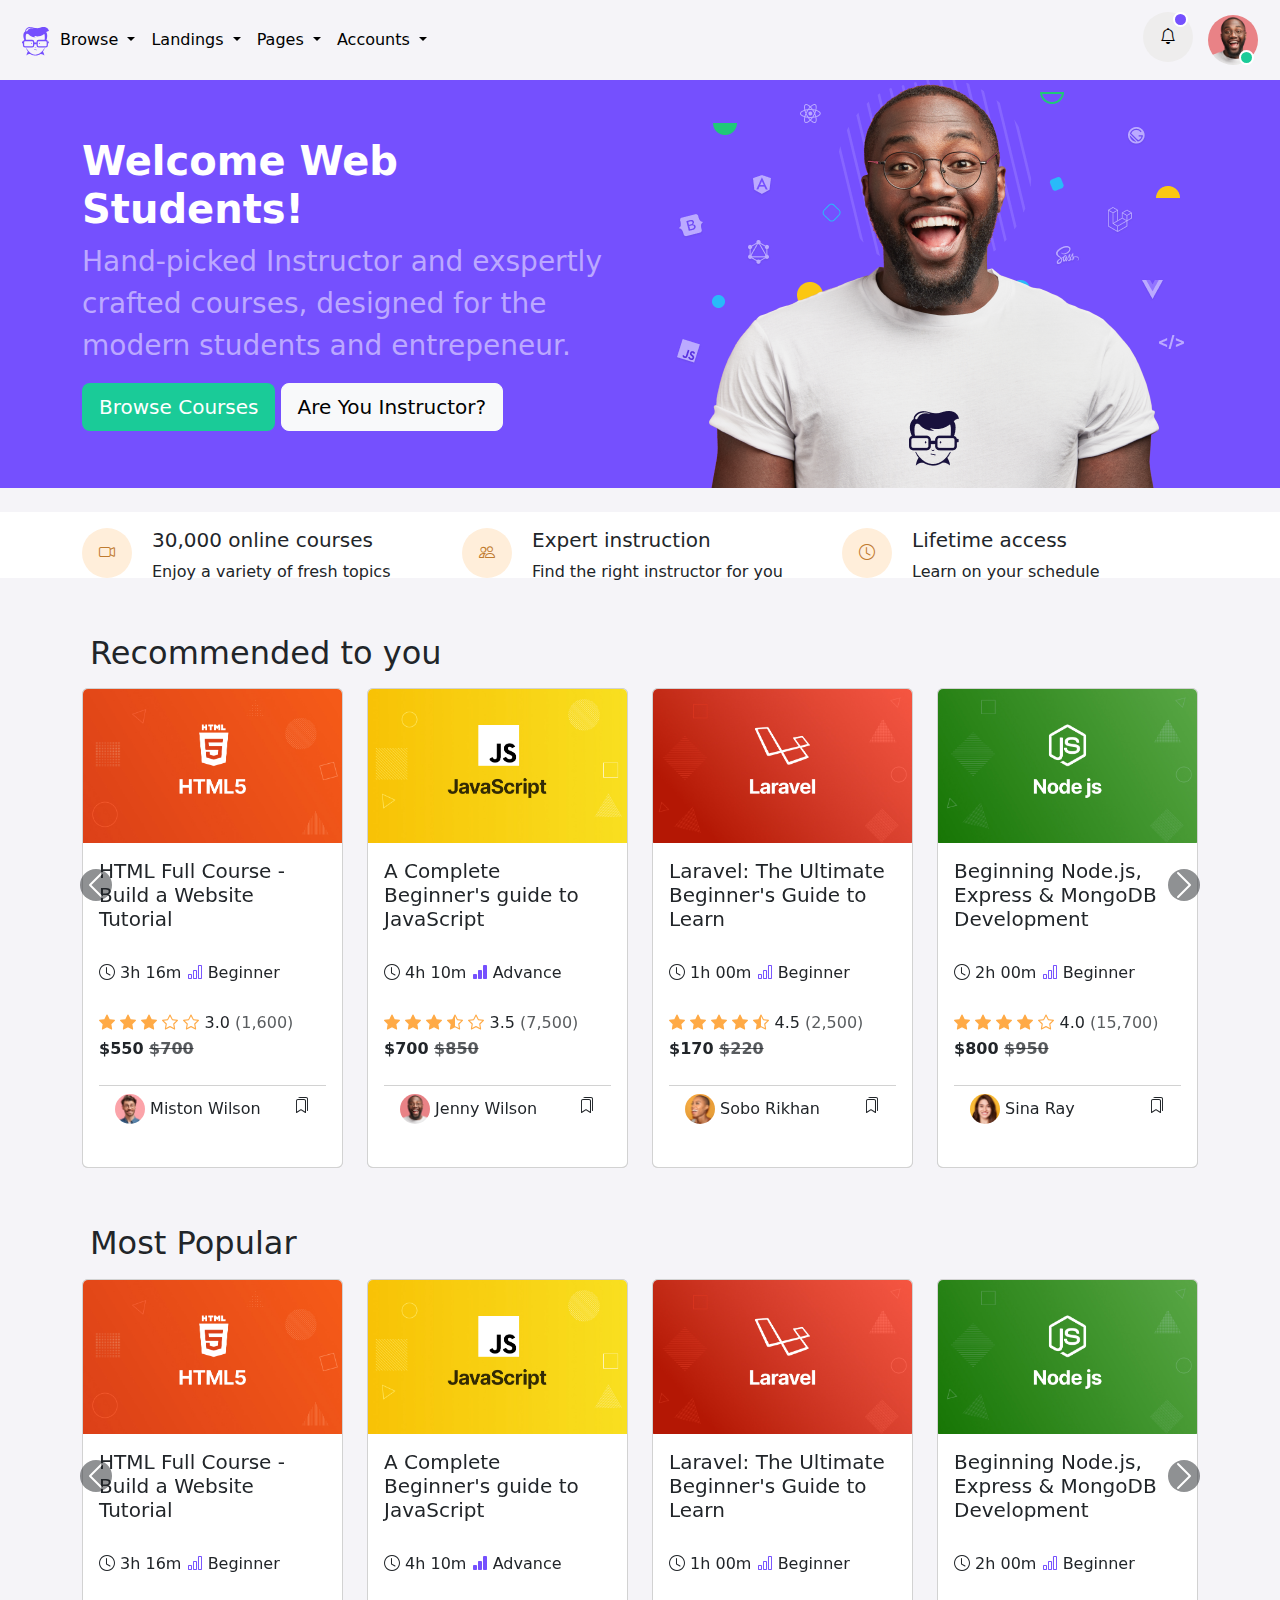
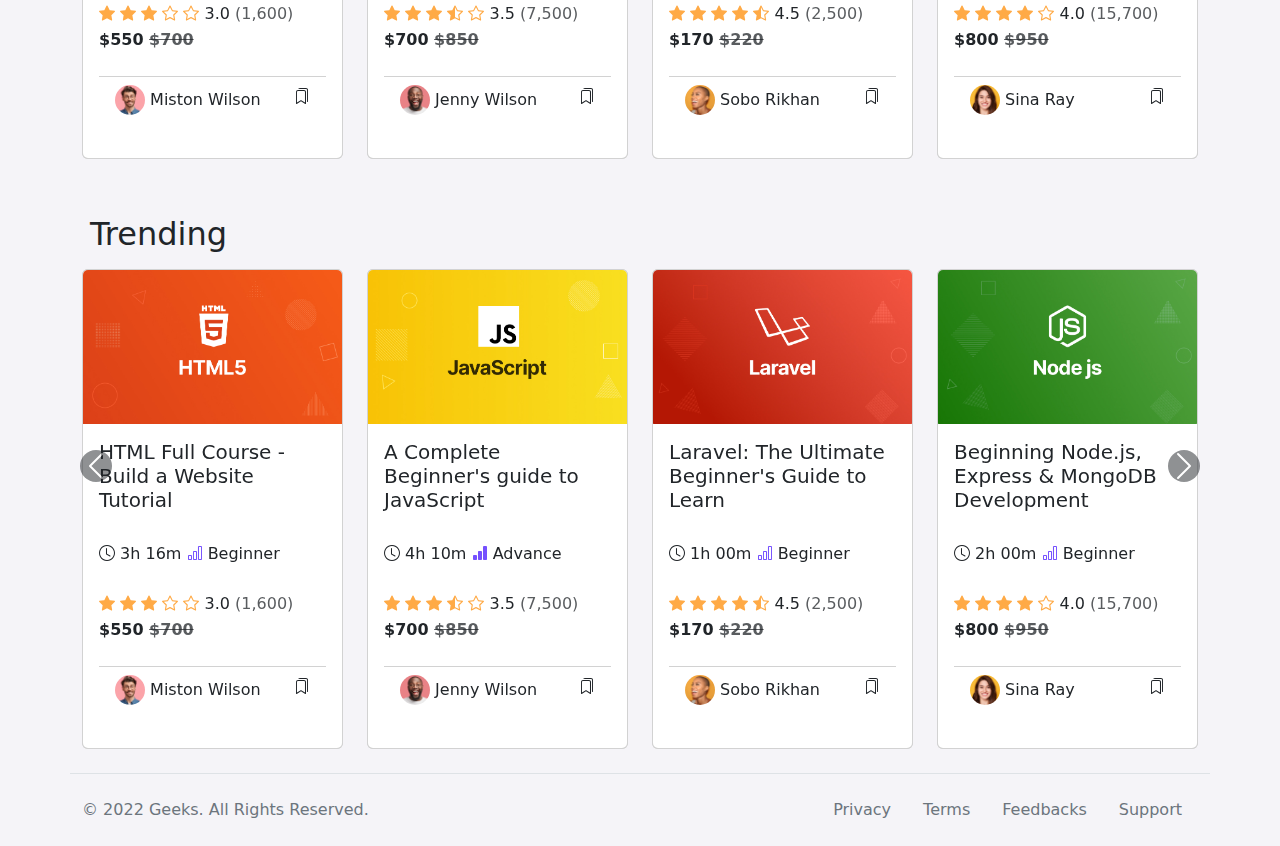
<file: index.html>
<!DOCTYPE html>
<htm l lang="en">

<head>
    <meta charset="UTF-8">
    <meta name="viewport" content="width=device-width, initial-scale=1.0">
    <meta name="description" content="Welcome Web Students">
    <meta name="keywords" content="HTML, CSS, JavaScript">
    <meta name="author" content="Gianluca Chiaravalloti">

    <!-- Link Icons Bootstrap -->
    <link rel="stylesheet" href="https://cdn.jsdelivr.net/npm/bootstrap-icons@1.11.3/font/bootstrap-icons.min.css">

    <!-- CSS Framework Bootstrap -->
    <link href="https://cdn.jsdelivr.net/npm/bootstrap@5.3.3/dist/css/bootstrap.min.css" rel="stylesheet"
        integrity="sha384-QWTKZyjpPEjISv5WaRU9OFeRpok6YctnYmDr5pNlyT2bRjXh0JMhjY6hW+ALEwIH" crossorigin="anonymous">

    <!-- CSS Custom -->
    <link rel="stylesheet" href="./css/style.css">

    <title>Welcome Web Students</title>
</head>

<body>
    <!-- Navbar -->
    <div class="container-fluid">
        <nav class="navbar navbar-expand-lg">
            <!-- Logo aziendale -->
            <a class="navbar-brand me-auto" href="index.html">
                <img class="logo" src="./assets/logo.svg" alt="logo travel">
            </a>
            <div class="offcanvas offcanvas-end" tabindex="-1" id="offcanvasNavbar"
                aria-labelledby="offcanvasNavbarLabel">
                <div class="offcanvas-header">
                    <h5 class="offcanvas-title" id="offcanvasNavbarLabel">Welcome Web Students</h5>
                    <button type="button" class="btn-close" data-bs-dismiss="offcanvas" aria-label="Close"></button>
                </div>
                <!-- Menù principale -->
                <div class="offcanvas-body text-center">
                    <ul class="navbar-nav justify-content-left flex-grow-1 pe-3">
                        <li class="nav-item dropdown">
                            <a class="nav-link dropdown-toggle" href="#" role="button" data-bs-toggle="dropdown"
                                aria-expanded="false">
                                Browse
                            </a>
                            <ul class="dropdown-menu">
                                <li><a class="dropdown-item" href="#">Action</a></li>
                                <li><a class="dropdown-item" href="#">Another action</a></li>
                                <li>
                                    <hr class="dropdown-divider">
                                </li>
                                <li><a class="dropdown-item" href="#">Something else here</a></li>
                            </ul>
                        </li>
                        <li class="nav-item dropdown">
                            <a class="nav-link dropdown-toggle" href="#" role="button" data-bs-toggle="dropdown"
                                aria-expanded="false">
                                Landings
                            </a>
                            <ul class="dropdown-menu">
                                <li><a class="dropdown-item" href="#">Action</a></li>
                                <li><a class="dropdown-item" href="#">Another action</a></li>
                                <li>
                                    <hr class="dropdown-divider">
                                </li>
                                <li><a class="dropdown-item" href="#">Something else here</a></li>
                            </ul>
                        </li>
                        <li class="nav-item dropdown">
                            <a class="nav-link dropdown-toggle" href="#" role="button" data-bs-toggle="dropdown"
                                aria-expanded="false">
                                Pages
                            </a>
                            <ul class="dropdown-menu">
                                <li><a class="dropdown-item" href="#">Action</a></li>
                                <li><a class="dropdown-item" href="#">Another action</a></li>
                                <li>
                                    <hr class="dropdown-divider">
                                </li>
                                <li><a class="dropdown-item" href="#">Something else here</a></li>
                            </ul>
                        </li>
                        <li class="nav-item dropdown">
                            <a class="nav-link dropdown-toggle" href="#" role="button" data-bs-toggle="dropdown"
                                aria-expanded="false">
                                Accounts
                            </a>
                            <ul class="dropdown-menu">
                                <li><a class="dropdown-item" href="#">Action</a></li>
                                <li><a class="dropdown-item" href="#">Another action</a></li>
                                <li>
                                    <hr class="dropdown-divider">
                                </li>
                                <li><a class="dropdown-item" href="#">Something else here</a></li>
                            </ul>
                        </li>
                    </ul>
                </div>
            </div>
            <div class="message">
                <div class="message-user d-inline-flex align-items-center justify-content-center">
                    <i class="bi bi-bell"></i>
                </div>
                <div class="message-active"></div>
            </div>

            <!-- Menu user -->
            <li class="nav-item dropdown">
                <a class="nav-link" href="#" role="button" data-bs-toggle="dropdown" aria-expanded="true">
                    <div class="image-user">
                        <div class="user-active"></div>
                        <img class="user" src="./assets/avatar-1.jpg" alt="User">
                    </div>
                </a>
                <ul class="dropdown-menu user-menu">
                    <li>
                        <div class="d-flex">
                            <div class="image-user">
                                <div class="user-active"></div>
                                <img class="user" src="./assets/avatar-1.jpg" alt="User">
                            </div>
                            <p>Annette Black <span>annette@geeksui.com</span></p>
                        </div>
                    </li>
                    <li>
                        <hr class="dropdown-divider">
                    </li>
                    <li><a class="dropdown-item" href="#">
                            <i class="bi bi-person"></i> Profile
                        </a>
                    </li>
                    <li><a class="dropdown-item" href="#">
                            <i class="bi bi-star"></i> Subscription
                        </a>
                    </li>
                    <li><a class="dropdown-item" href="#">
                            <i class="bi bi-gear"></i> Settings
                        </a>
                    </li>
                    <li>
                        <hr class="dropdown-divider">
                    </li>
                    <li><a class="dropdown-item" href="#">
                            <i class="bi bi-power"></i> Sign Out
                        </a>
                    </li>
                </ul>
            </li>
            <button class="navbar-toggler" type="button" data-bs-toggle="offcanvas" data-bs-target="#offcanvasNavbar"
                aria-controls="offcanvasNavbar" aria-label="Toggle navigation">
                <span class="navbar-toggler-icon"></span>
            </button>
        </nav>
    </div>
    <!-- End Navbar -->

    <!-- Section Hero -->
    <div class="container-fluid section-hero">
        <div class="container">
            <div class="row">
                <div class="col-sm-12 col-md-12 col-lg-6 welcome my-auto mx-auto">
                    <h1 class="fw-bold">Welcome Web Students!</h1>
                    <p class="col fs-3">Hand-picked Instructor and exspertly crafted courses, designed for the modern
                        students and entrepeneur.
                    </p>
                    <button class="btn btn-green btn-lg" type="button">Browse Courses</button>
                    <button class="btn btn-light btn-lg" type="button">Are You Instructor?</button>
                </div>
                <div class="col-sm-12 col-md-12 col-lg-6">
                    <img src="./assets/hero-img.png" alt="Hero Image">
                </div>
            </div>
        </div>
    </div>
    <!-- End Section Hero -->

    <!-- Section Info -->
    <div class="container-fluid info-hero">
        <div class="container">
            <div class="row mt-4 gy-3">
                <div class="col-sm-12 col-md-12 col-lg-4 d-flex">
                    <div class="icon-hero d-inline-flex align-items-center justify-content-center">
                        <i class="bi bi-camera-video"></i>
                    </div>
                    <div class="info">
                        <h5>30,000 online courses</h5>
                        <p>Enjoy a variety of fresh topics</p>
                    </div>
                </div>

                <div class="col-sm-12 col-md-12 col-lg-4 d-flex">
                    <div class="icon-hero d-inline-flex align-items-center justify-content-center">
                        <i class="bi bi-people"></i>
                    </div>
                    <div class="info">
                        <h5>Expert instruction</h5>
                        <p>Find the right instructor for you</p>
                    </div>
                </div>

                <div class="col-sm-12 col-md-12 col-lg-4 d-flex">
                    <div class="icon-hero d-inline-flex align-items-center justify-content-center">
                        <i class="bi bi-clock"></i>
                    </div>
                    <div class="info">
                        <h5>Lifetime access</h5>
                        <p>Learn on your schedule</p>
                    </div>
                </div>
            </div>
        </div>
    </div>
    <!-- End Section Info -->

    <!-- Content Section Card -->
    <div class="section-card">
        <!-- Section Group Carousel First Card -->
        <div id="carouselGroupFirstCard" class="carousel slide mt-4">
            <div class="carousel-inner">
                <!-- Card group n. 1 active -->
                <div class="container mt-4">
                    <h2 class="p-2">Recommended to you</h2>
                    <div class="carousel-item active">
                        <div class="row row-cols-2 row-cols-md-3 row-cols-lg-4 position-relative">
                            
                            <!-- card n. 1 -->
                            <div class="col">
                                <div class="card">
                                    <img src="./assets/course-angular.jpg" class="card-img-top" alt="Image course angular">
                                    <!-- Content Card -->
                                    <div class="card-body">
                                        <h5 class="card-title">Angular: introduction to angular for beginners</h5>
                                        <div class="d-flex flex-wrap">
                                            <p class="card-text mt-4"><i class="bi bi-clock mt-2"></i>
                                                <span class="mr-2">2h 40m</span>
                                                <i class="bi bi-bar-chart"></i>
                                                <span class="mr-2">Beginner</span>
                                            </p>
                                        </div>
                                        <div class="d-flex flex-wrap">
                                            <p class="card-text mt-4">
                                                <i class="bi bi-star-fill"></i>
                                                <i class="bi bi-star-fill"></i>
                                                <i class="bi bi-star"></i>
                                                <i class="bi bi-star"></i>
                                                <i class="bi bi-star"></i>
                                                <span class="mr-2">2.0</span>
                                                <span class="text-body-secondary mt-2">(1,500)</span>                                            
                                            </p>
                                        </div>
                                        <p class="fw-bold">$500 <span class="text-body-secondary text-decoration-line-through">$600</span></p>
                                        <div class="d-flex justify-content-between align-content-center card-footer bg-white mt-4">
                                            <div class="font-sm">
                                                <img src="./assets/avatar-2.jpg" alt="Image April Noms">
                                                <span class="fs-sm">April Noms</span>
                                            </div>
                                            <div class="font-sm">
                                                <i class="bi bi-bookmarks"></i>
                                            </div>
                                        </div>
                                    </div>
                                </div>
                            </div>
                            
                            <!-- card n. 2 -->
                            <div class="col">
                                <div class="card">
                                    <img src="/assets/course-css.jpg" class="card-img-top" alt="Image couse css">
                                    <!-- Content Card -->
                                    <div class="card-body">
                                        <h5 class="card-title">CSS: introduction to CSS3 for beginners</h5>
                                        <div class="d-flex flex-wrap">
                                            <p class="card-text mt-4"><i class="bi bi-clock mt-2"></i>
                                                <span class="mr-2">2h 40m</span>
                                                <i class="bi bi-bar-chart"></i>
                                                <span class="mr-2">Beginner</span>
                                            </p>
                                        </div>
                                        <div class="d-flex flex-wrap">
                                            <p class="card-text mt-4">
                                                <i class="bi bi-star-fill"></i>
                                                <i class="bi bi-star-fill"></i>
                                                <i class="bi bi-star-half"></i>
                                                <i class="bi bi-star"></i>
                                                <i class="bi bi-star"></i>
                                                <span class="mr-2">2.5</span>
                                                <span class="text-body-secondary mt-2">(1,500)</span>                                            
                                            </p>
                                        </div>
                                        <p class="fw-bold">$500 <span class="text-body-secondary text-decoration-line-through">$600</span></p>
                                        <div class="d-flex justify-content-between align-content-center card-footer bg-white mt-4">
                                            <div class="font-sm">
                                                <img src="./assets/avatar-4.jpg" alt="Image Miston Wilson">
                                                <span class="fs-6">Miston Wilson</span>
                                            </div>
                                            <div class="font-sm">
                                                <i class="bi bi-bookmarks"></i>
                                            </div>
                                        </div>
                                    </div>
                                </div>
                            </div>
                            
                            <!-- card n. 3 -->
                            <div class="col">
                                <div class="card">
                                    <img src="/assets/course-gatsby.jpg" class="card-img-top" alt="Image couse gatsby">
                                    <!-- Content Card -->
                                    <div class="card-body">
                                        <h5 class="card-title">Revolutionize how you build the web</h5>
                                        <div class="d-flex flex-wrap">
                                            <p class="card-text mt-4"><i class="bi bi-clock mt-2"></i>
                                                <span class="mr-2">1h 46m</span>
                                                <i class="bi bi-bar-chart"></i>
                                                <span class="mr-2">Intermediate</span>
                                            </p>
                                        </div>
                                        <div class="d-flex flex-wrap">
                                            <p class="card-text mt-4">
                                                <i class="bi bi-star-fill"></i>
                                                <i class="bi bi-star-fill"></i>
                                                <i class="bi bi-star"></i>
                                                <i class="bi bi-star"></i>
                                                <i class="bi bi-star"></i>
                                                <span class="mr-2">2.0</span>
                                                <span class="text-body-secondary mt-2">(16,500)</span>                                            
                                            </p>
                                        </div>
                                        <p class="fw-bold">$800 <span class="text-body-secondary text-decoration-line-through">$850</span></p>
                                        <div class="d-flex justify-content-between align-content-center card-footer bg-white mt-4">
                                            <div class="font-sm">
                                                <img src="./assets/avatar-1.jpg" alt="Image Jenny Wilson">
                                                <span class="fs-6">Jenny Wilson</span>
                                            </div>
                                            <div class="font-sm">
                                                <i class="bi bi-bookmarks"></i>
                                            </div>
                                        </div>
                                    </div>
                                </div>
                            </div>

                            <!-- card n. 4 -->
                            <div class="col">
                                <div class="card">
                                    <img src="/assets/course-graphql.jpg" class="card-img-top" alt="Image couse graphql">
                                    <!-- Content Card -->
                                    <div class="card-body">
                                        <h5 class="card-title">GraphQL: introduction to graphQL for beginners</h5>
                                        <div class="d-flex flex-wrap">
                                            <p class="card-text mt-4"><i class="bi bi-clock mt-2"></i>
                                                <span class="mr-2">2h 40m</span>
                                                <i class="bi bi-bar-chart"></i>
                                                <span class="mr-2">Beginner</span>
                                            </p>
                                        </div>
                                        <div class="d-flex flex-wrap">
                                            <p class="card-text mt-4">
                                                <i class="bi bi-star-fill"></i>
                                                <i class="bi bi-star-fill"></i>
                                                <i class="bi bi-star-half"></i>
                                                <i class="bi bi-star"></i>
                                                <i class="bi bi-star"></i>
                                                <span class="mr-2">2.5</span>
                                                <span class="text-body-secondary mt-2">(1,500)</span>                                            
                                            </p>
                                        </div>
                                        <p class="fw-bold">$500 <span class="text-body-secondary text-decoration-line-through">$600</span></p>
                                        <div class="d-flex justify-content-between align-content-center card-footer bg-white mt-4">
                                            <div class="font-sm">
                                                <img src="./assets/avatar-5.jpg" alt="Image Brooklyn Simmons">
                                                <span class="fs-6">Brooklyn Simmons</span>
                                            </div>
                                            <div class="font-sm">
                                                <i class="bi bi-bookmarks"></i>
                                            </div>
                                        </div>
                                    </div>
                                </div>
                            </div>
                        </div>
                    </div>
                    
                    <!-- Card group n . 2 -->
                    <div class="carousel-item active">
                        <div class="row row-cols-2 row-cols-md-3 row-cols-lg-4 position-relative">        
                            <!-- card n. 1 -->
                            <div class="col">
                                <div class="card">
                                    <img src="/assets/course-html.jpg" class="card-img-top" alt="Image couse html">
                                    <!-- Content Card -->
                                    <div class="card-body">
                                        <h5 class="card-title">HTML Full Course - Build a Website Tutorial</h5>
                                        <div class="d-flex flex-wrap">
                                            <p class="card-text mt-4"><i class="bi bi-clock mt-2"></i>
                                                <span class="mr-2">3h 16m</span>
                                                <i class="bi bi-bar-chart"></i>
                                                <span class="mr-2">Beginner</span>
                                            </p>
                                        </div>
                                        <div class="d-flex flex-wrap">
                                            <p class="card-text mt-4">
                                                <i class="bi bi-star-fill"></i>
                                                <i class="bi bi-star-fill"></i>
                                                <i class="bi bi-star-fill"></i>
                                                <i class="bi bi-star"></i>
                                                <i class="bi bi-star"></i>
                                                <span class="mr-2">3.0</span>
                                                <span class="text-body-secondary mt-2">(1,600)</span>                                            
                                            </p>
                                        </div>
                                        <p class="fw-bold">$550 <span class="text-body-secondary text-decoration-line-through">$700</span></p>
                                        <div class="d-flex justify-content-between align-content-center card-footer bg-white mt-4">
                                            <div class="font-sm">
                                                <img src="./assets/avatar-4.jpg" alt="Image Miston Wilson">
                                                <span class="fs-6">Miston Wilson</span>
                                            </div>
                                            <div class="font-sm">
                                                <i class="bi bi-bookmarks"></i>
                                            </div>
                                        </div>
                                    </div>
                                </div>
                            </div>
                            
                            <!-- card n. 2 -->
                            <div class="col">
                                <div class="card">
                                    <img src="/assets/course-javascript.jpg" class="card-img-top" alt="Image couse javascript">
                                    <!-- Content Card -->
                                    <div class="card-body">
                                        <h5 class="card-title">A Complete Beginner's guide to JavaScript</h5>
                                        <div class="d-flex flex-wrap">
                                            <p class="card-text mt-4"><i class="bi bi-clock mt-2"></i>
                                                <span class="mr-2">4h 10m</span>
                                                <i class="bi bi-bar-chart-fill"></i>
                                                <span class="mr-2">Advance</span>
                                            </p>
                                        </div>
                                        <div class="d-flex flex-wrap">
                                            <p class="card-text mt-4">
                                                <i class="bi bi-star-fill"></i>
                                                <i class="bi bi-star-fill"></i>
                                                <i class="bi bi-star-fill"></i>
                                                <i class="bi bi-star-half"></i>
                                                <i class="bi bi-star"></i>
                                                <span class="mr-2">3.5</span>
                                                <span class="text-body-secondary mt-2">(7,500)</span>                                            
                                            </p>
                                        </div>
                                        <p class="fw-bold">$700 <span class="text-body-secondary text-decoration-line-through">$850</span></p>
                                        <div class="d-flex justify-content-between align-content-center card-footer bg-white mt-4">
                                            <div class="font-sm">
                                                <img src="./assets/avatar-1.jpg" alt="Image Jenny Wilson">
                                                <span class="fs-6">Jenny Wilson</span>
                                            </div>
                                            <div class="font-sm">
                                                <i class="bi bi-bookmarks"></i>
                                            </div>
                                        </div>
                                    </div>
                                </div>
                            </div>

                            <!-- card n. 3 -->
                            <div class="col">
                                <div class="card">
                                    <img src="/assets/course-laravel.jpg" class="card-img-top" alt="Image couse laravel">
                                    <!-- Content Card -->
                                    <div class="card-body">
                                        <h5 class="card-title">Laravel: The Ultimate Beginner's Guide to Learn</h5>
                                        <div class="d-flex flex-wrap">
                                            <p class="card-text mt-4"><i class="bi bi-clock mt-2"></i>
                                                <span class="mr-2">1h 00m</span>
                                                <i class="bi bi-bar-chart"></i>
                                                <span class="mr-2">Beginner</span>
                                            </p>
                                        </div>
                                        <div class="d-flex flex-wrap">
                                            <p class="card-text mt-4">
                                                <i class="bi bi-star-fill"></i>
                                                <i class="bi bi-star-fill"></i>
                                                <i class="bi bi-star-fill"></i>
                                                <i class="bi bi-star-fill"></i>
                                                <i class="bi bi-star-half"></i>
                                                <span class="mr-2">4.5</span>
                                                <span class="text-body-secondary mt-2">(2,500)</span>                                            
                                            </p>
                                        </div>
                                        <p class="fw-bold">$170 <span class="text-body-secondary text-decoration-line-through">$220</span></p>
                                        <div class="d-flex justify-content-between align-content-center card-footer bg-white mt-4">
                                            <div class="font-sm">
                                                <img src="./assets/avatar-7.jpg" alt="Image Sobo Rikhan">
                                                <span class="fs-6">Sobo Rikhan</span>
                                            </div>
                                            <div class="font-sm">
                                                <i class="bi bi-bookmarks"></i>
                                            </div>
                                        </div>
                                    </div>
                                </div>
                            </div>

                            <!-- card n. 4 -->
                            <div class="col">
                                <div class="card">
                                    <img src="/assets/course-node.jpg" class="card-img-top" alt="Image couse node">
                                    <!-- Content Card -->
                                    <div class="card-body">
                                        <h5 class="card-title">Beginning Node.js, Express & MongoDB Development</h5>
                                        <div class="d-flex flex-wrap">
                                            <p class="card-text mt-4"><i class="bi bi-clock mt-2"></i>
                                                <span class="mr-2">2h 00m</span>
                                                <i class="bi bi-bar-chart"></i>
                                                <span class="mr-2">Beginner</span>
                                            </p>
                                        </div>
                                        <div class="d-flex flex-wrap">
                                            <p class="card-text mt-4">
                                                <i class="bi bi-star-fill"></i>
                                                <i class="bi bi-star-fill"></i>
                                                <i class="bi bi-star-fill"></i>
                                                <i class="bi bi-star-fill"></i>
                                                <i class="bi bi-star"></i>
                                                <span class="mr-2">4.0</span>
                                                <span class="text-body-secondary mt-2">(15,700)</span>                                            
                                            </p>
                                        </div>
                                        <p class="fw-bold">$800 <span class="text-body-secondary text-decoration-line-through">$950</span></p>
                                        <div class="d-flex justify-content-between align-content-center card-footer bg-white mt-4">
                                            <div class="font-sm">
                                                <img src="./assets/avatar-3.jpg" alt="Image Sina Ray">
                                                <span class="fs-6">Sina Ray</span>
                                            </div>
                                            <div class="font-sm">
                                                <i class="bi bi-bookmarks"></i>
                                            </div>
                                        </div>
                                    </div>
                                </div>
                            </div>  
                        </div>
                    </div>
                    <button class="carousel-control-prev" type="button" data-bs-target="#carouselGroupFirstCard" data-bs-slide="prev">
                        <span class="carousel-control-prev-icon bg-dark" aria-hidden="true"></span>
                        <span class="visually-hidden">Previous</span>
                    </button>
                    <button class="carousel-control-next" type="button" data-bs-target="#carouselGroupFirstCard" data-bs-slide="next">
                        <span class="carousel-control-next-icon bg-dark" aria-hidden="true"></span>
                        <span class="visually-hidden">Next</span>
                    </button>  
                </div>
            </div>
        </div>
        <!-- End Section Group Carousel First Card -->

        <!-- Section Group Carousel Second Card -->
        <div id="carouselGroupSecondCard" class="carousel slide mt-4">
            <div class="carousel-inner">
                <!-- Card group n. 1 active -->
                <div class="container mt-4">
                    <h2 class="p-2">Most Popular</h2>
                    <div class="carousel-item active">
                        <div class="row row-cols-2 row-cols-md-3 row-cols-lg-4 position-relative">
                            
                            <!-- card n. 1 -->
                            <div class="col">
                                <div class="card">
                                    <img src="./assets/course-angular.jpg" class="card-img-top" alt="Image course angular">
                                    <!-- Content Card -->
                                    <div class="card-body">
                                        <h5 class="card-title">Angular: introduction to angular for beginners</h5>
                                        <div class="d-flex flex-wrap">
                                            <p class="card-text mt-4"><i class="bi bi-clock mt-2"></i>
                                                <span class="mr-2">2h 40m</span>
                                                <i class="bi bi-bar-chart"></i>
                                                <span class="mr-2">Beginner</span>
                                            </p>
                                        </div>
                                        <div class="d-flex flex-wrap">
                                            <p class="card-text mt-4">
                                                <i class="bi bi-star-fill"></i>
                                                <i class="bi bi-star-fill"></i>
                                                <i class="bi bi-star"></i>
                                                <i class="bi bi-star"></i>
                                                <i class="bi bi-star"></i>
                                                <span class="mr-2">2.0</span>
                                                <span class="text-body-secondary mt-2">(1,500)</span>                                            
                                            </p>
                                        </div>
                                        <p class="fw-bold">$500 <span class="text-body-secondary text-decoration-line-through">$600</span></p>
                                        <div class="d-flex justify-content-between align-content-center card-footer bg-white mt-4">
                                            <div class="font-sm">
                                                <img src="./assets/avatar-2.jpg" alt="Image April Noms">
                                                <span class="fs-sm">April Noms</span>
                                            </div>
                                            <div class="font-sm">
                                                <i class="bi bi-bookmarks"></i>
                                            </div>
                                        </div>
                                    </div>
                                </div>
                            </div>
                            
                            <!-- card n. 2 -->
                            <div class="col">
                                <div class="card">
                                    <img src="/assets/course-css.jpg" class="card-img-top" alt="Image couse css">
                                    <!-- Content Card -->
                                    <div class="card-body">
                                        <h5 class="card-title">CSS: introduction to CSS3 for beginners</h5>
                                        <div class="d-flex flex-wrap">
                                            <p class="card-text mt-4"><i class="bi bi-clock mt-2"></i>
                                                <span class="mr-2">2h 40m</span>
                                                <i class="bi bi-bar-chart"></i>
                                                <span class="mr-2">Beginner</span>
                                            </p>
                                        </div>
                                        <div class="d-flex flex-wrap">
                                            <p class="card-text mt-4">
                                                <i class="bi bi-star-fill"></i>
                                                <i class="bi bi-star-fill"></i>
                                                <i class="bi bi-star-half"></i>
                                                <i class="bi bi-star"></i>
                                                <i class="bi bi-star"></i>
                                                <span class="mr-2">2.5</span>
                                                <span class="text-body-secondary mt-2">(1,500)</span>                                            
                                            </p>
                                        </div>
                                        <p class="fw-bold">$500 <span class="text-body-secondary text-decoration-line-through">$600</span></p>
                                        <div class="d-flex justify-content-between align-content-center card-footer bg-white mt-4">
                                            <div class="font-sm">
                                                <img src="./assets/avatar-4.jpg" alt="Image Miston Wilson">
                                                <span class="fs-6">Miston Wilson</span>
                                            </div>
                                            <div class="font-sm">
                                                <i class="bi bi-bookmarks"></i>
                                            </div>
                                        </div>
                                    </div>
                                </div>
                            </div>
                            
                            <!-- card n. 3 -->
                            <div class="col">
                                <div class="card">
                                    <img src="/assets/course-gatsby.jpg" class="card-img-top" alt="Image couse gatsby">
                                    <!-- Content Card -->
                                    <div class="card-body">
                                        <h5 class="card-title">Revolutionize how you build the web</h5>
                                        <div class="d-flex flex-wrap">
                                            <p class="card-text mt-4"><i class="bi bi-clock mt-2"></i>
                                                <span class="mr-2">1h 46m</span>
                                                <i class="bi bi-bar-chart"></i>
                                                <span class="mr-2">Intermediate</span>
                                            </p>
                                        </div>
                                        <div class="d-flex flex-wrap">
                                            <p class="card-text mt-4">
                                                <i class="bi bi-star-fill"></i>
                                                <i class="bi bi-star-fill"></i>
                                                <i class="bi bi-star"></i>
                                                <i class="bi bi-star"></i>
                                                <i class="bi bi-star"></i>
                                                <span class="mr-2">2.0</span>
                                                <span class="text-body-secondary mt-2">(16,500)</span>                                            
                                            </p>
                                        </div>
                                        <p class="fw-bold">$800 <span class="text-body-secondary text-decoration-line-through">$850</span></p>
                                        <div class="d-flex justify-content-between align-content-center card-footer bg-white mt-4">
                                            <div class="font-sm">
                                                <img src="./assets/avatar-1.jpg" alt="Image Jenny Wilson">
                                                <span class="fs-6">Jenny Wilson</span>
                                            </div>
                                            <div class="font-sm">
                                                <i class="bi bi-bookmarks"></i>
                                            </div>
                                        </div>
                                    </div>
                                </div>
                            </div>

                            <!-- card n. 4 -->
                            <div class="col">
                                <div class="card">
                                    <img src="/assets/course-graphql.jpg" class="card-img-top" alt="Image couse graphql">
                                    <!-- Content Card -->
                                    <div class="card-body">
                                        <h5 class="card-title">GraphQL: introduction to graphQL for beginners</h5>
                                        <div class="d-flex flex-wrap">
                                            <p class="card-text mt-4"><i class="bi bi-clock mt-2"></i>
                                                <span class="mr-2">2h 40m</span>
                                                <i class="bi bi-bar-chart"></i>
                                                <span class="mr-2">Beginner</span>
                                            </p>
                                        </div>
                                        <div class="d-flex flex-wrap">
                                            <p class="card-text mt-4">
                                                <i class="bi bi-star-fill"></i>
                                                <i class="bi bi-star-fill"></i>
                                                <i class="bi bi-star-half"></i>
                                                <i class="bi bi-star"></i>
                                                <i class="bi bi-star"></i>
                                                <span class="mr-2">2.5</span>
                                                <span class="text-body-secondary mt-2">(1,500)</span>                                            
                                            </p>
                                        </div>
                                        <p class="fw-bold">$500 <span class="text-body-secondary text-decoration-line-through">$600</span></p>
                                        <div class="d-flex justify-content-between align-content-center card-footer bg-white mt-4">
                                            <div class="font-sm">
                                                <img src="./assets/avatar-5.jpg" alt="Image Brooklyn Simmons">
                                                <span class="fs-6">Brooklyn Simmons</span>
                                            </div>
                                            <div class="font-sm">
                                                <i class="bi bi-bookmarks"></i>
                                            </div>
                                        </div>
                                    </div>
                                </div>
                            </div>
                        </div>
                    </div>
                    
                    <!-- Card group n . 2 -->
                    <div class="carousel-item active">
                        <div class="row row-cols-2 row-cols-md-3 row-cols-lg-4 position-relative">        
                            <!-- card n. 1 -->
                            <div class="col">
                                <div class="card">
                                    <img src="/assets/course-html.jpg" class="card-img-top" alt="Image couse html">
                                    <!-- Content Card -->
                                    <div class="card-body">
                                        <h5 class="card-title">HTML Full Course - Build a Website Tutorial</h5>
                                        <div class="d-flex flex-wrap">
                                            <p class="card-text mt-4"><i class="bi bi-clock mt-2"></i>
                                                <span class="mr-2">3h 16m</span>
                                                <i class="bi bi-bar-chart"></i>
                                                <span class="mr-2">Beginner</span>
                                            </p>
                                        </div>
                                        <div class="d-flex flex-wrap">
                                            <p class="card-text mt-4">
                                                <i class="bi bi-star-fill"></i>
                                                <i class="bi bi-star-fill"></i>
                                                <i class="bi bi-star-fill"></i>
                                                <i class="bi bi-star"></i>
                                                <i class="bi bi-star"></i>
                                                <span class="mr-2">3.0</span>
                                                <span class="text-body-secondary mt-2">(1,600)</span>                                            
                                            </p>
                                        </div>
                                        <p class="fw-bold">$550 <span class="text-body-secondary text-decoration-line-through">$700</span></p>
                                        <div class="d-flex justify-content-between align-content-center card-footer bg-white mt-4">
                                            <div class="font-sm">
                                                <img src="./assets/avatar-4.jpg" alt="Image Miston Wilson">
                                                <span class="fs-6">Miston Wilson</span>
                                            </div>
                                            <div class="font-sm">
                                                <i class="bi bi-bookmarks"></i>
                                            </div>
                                        </div>
                                    </div>
                                </div>
                            </div>
                            
                            <!-- card n. 2 -->
                            <div class="col">
                                <div class="card">
                                    <img src="/assets/course-javascript.jpg" class="card-img-top" alt="Image couse javascript">
                                    <!-- Content Card -->
                                    <div class="card-body">
                                        <h5 class="card-title">A Complete Beginner's guide to JavaScript</h5>
                                        <div class="d-flex flex-wrap">
                                            <p class="card-text mt-4"><i class="bi bi-clock mt-2"></i>
                                                <span class="mr-2">4h 10m</span>
                                                <i class="bi bi-bar-chart-fill"></i>
                                                <span class="mr-2">Advance</span>
                                            </p>
                                        </div>
                                        <div class="d-flex flex-wrap">
                                            <p class="card-text mt-4">
                                                <i class="bi bi-star-fill"></i>
                                                <i class="bi bi-star-fill"></i>
                                                <i class="bi bi-star-fill"></i>
                                                <i class="bi bi-star-half"></i>
                                                <i class="bi bi-star"></i>
                                                <span class="mr-2">3.5</span>
                                                <span class="text-body-secondary mt-2">(7,500)</span>                                            
                                            </p>
                                        </div>
                                        <p class="fw-bold">$700 <span class="text-body-secondary text-decoration-line-through">$850</span></p>
                                        <div class="d-flex justify-content-between align-content-center card-footer bg-white mt-4">
                                            <div class="font-sm">
                                                <img src="./assets/avatar-1.jpg" alt="Image Jenny Wilson">
                                                <span class="fs-6">Jenny Wilson</span>
                                            </div>
                                            <div class="font-sm">
                                                <i class="bi bi-bookmarks"></i>
                                            </div>
                                        </div>
                                    </div>
                                </div>
                            </div>

                            <!-- card n. 3 -->
                            <div class="col">
                                <div class="card">
                                    <img src="/assets/course-laravel.jpg" class="card-img-top" alt="Image couse laravel">
                                    <!-- Content Card -->
                                    <div class="card-body">
                                        <h5 class="card-title">Laravel: The Ultimate Beginner's Guide to Learn</h5>
                                        <div class="d-flex flex-wrap">
                                            <p class="card-text mt-4"><i class="bi bi-clock mt-2"></i>
                                                <span class="mr-2">1h 00m</span>
                                                <i class="bi bi-bar-chart"></i>
                                                <span class="mr-2">Beginner</span>
                                            </p>
                                        </div>
                                        <div class="d-flex flex-wrap">
                                            <p class="card-text mt-4">
                                                <i class="bi bi-star-fill"></i>
                                                <i class="bi bi-star-fill"></i>
                                                <i class="bi bi-star-fill"></i>
                                                <i class="bi bi-star-fill"></i>
                                                <i class="bi bi-star-half"></i>
                                                <span class="mr-2">4.5</span>
                                                <span class="text-body-secondary mt-2">(2,500)</span>                                            
                                            </p>
                                        </div>
                                        <p class="fw-bold">$170 <span class="text-body-secondary text-decoration-line-through">$220</span></p>
                                        <div class="d-flex justify-content-between align-content-center card-footer bg-white mt-4">
                                            <div class="font-sm">
                                                <img src="./assets/avatar-7.jpg" alt="Image Sobo Rikhan">
                                                <span class="fs-6">Sobo Rikhan</span>
                                            </div>
                                            <div class="font-sm">
                                                <i class="bi bi-bookmarks"></i>
                                            </div>
                                        </div>
                                    </div>
                                </div>
                            </div>

                            <!-- card n. 4 -->
                            <div class="col">
                                <div class="card">
                                    <img src="/assets/course-node.jpg" class="card-img-top" alt="Image couse node">
                                    <!-- Content Card -->
                                    <div class="card-body">
                                        <h5 class="card-title">Beginning Node.js, Express & MongoDB Development</h5>
                                        <div class="d-flex flex-wrap">
                                            <p class="card-text mt-4"><i class="bi bi-clock mt-2"></i>
                                                <span class="mr-2">2h 00m</span>
                                                <i class="bi bi-bar-chart"></i>
                                                <span class="mr-2">Beginner</span>
                                            </p>
                                        </div>
                                        <div class="d-flex flex-wrap">
                                            <p class="card-text mt-4">
                                                <i class="bi bi-star-fill"></i>
                                                <i class="bi bi-star-fill"></i>
                                                <i class="bi bi-star-fill"></i>
                                                <i class="bi bi-star-fill"></i>
                                                <i class="bi bi-star"></i>
                                                <span class="mr-2">4.0</span>
                                                <span class="text-body-secondary mt-2">(15,700)</span>                                            
                                            </p>
                                        </div>
                                        <p class="fw-bold">$800 <span class="text-body-secondary text-decoration-line-through">$950</span></p>
                                        <div class="d-flex justify-content-between align-content-center card-footer bg-white mt-4">
                                            <div class="font-sm">
                                                <img src="./assets/avatar-3.jpg" alt="Image Sina Ray">
                                                <span class="fs-6">Sina Ray</span>
                                            </div>
                                            <div class="font-sm">
                                                <i class="bi bi-bookmarks"></i>
                                            </div>
                                        </div>
                                    </div>
                                </div>
                            </div>  
                        </div>
                    </div>
                    <button class="carousel-control-prev" type="button" data-bs-target="#carouselGroupSecondCard" data-bs-slide="prev">
                        <span class="carousel-control-prev-icon bg-dark" aria-hidden="true"></span>
                        <span class="visually-hidden">Previous</span>
                    </button>
                    <button class="carousel-control-next" type="button" data-bs-target="#carouselGroupSecondCard" data-bs-slide="next">
                        <span class="carousel-control-next-icon bg-dark" aria-hidden="true"></span>
                        <span class="visually-hidden">Next</span>
                    </button>  
                </div>
            </div>
        </div>
        <!-- End Section Group Carousel Second Card -->

        <!-- Section Group Carousel Third Card -->
        <div id="carouselGroupThirdCard" class="carousel slide mt-4">
            <div class="carousel-inner">
                <!-- Card group n. 1 active -->
                <div class="container mt-4">
                    <h2 class="p-2">Trending</h2>
                    <div class="carousel-item active">
                        <div class="row row-cols-2 row-cols-md-3 row-cols-lg-4 position-relative">
                            
                            <!-- card n. 1 -->
                            <div class="col">
                                <div class="card">
                                    <img src="./assets/course-angular.jpg" class="card-img-top" alt="Image course angular">
                                    <!-- Content Card -->
                                    <div class="card-body">
                                        <h5 class="card-title">Angular: introduction to angular for beginners</h5>
                                        <div class="d-flex flex-wrap">
                                            <p class="card-text mt-4"><i class="bi bi-clock mt-2"></i>
                                                <span class="mr-2">2h 40m</span>
                                                <i class="bi bi-bar-chart"></i>
                                                <span class="mr-2">Beginner</span>
                                            </p>
                                        </div>
                                        <div class="d-flex flex-wrap">
                                            <p class="card-text mt-4">
                                                <i class="bi bi-star-fill"></i>
                                                <i class="bi bi-star-fill"></i>
                                                <i class="bi bi-star"></i>
                                                <i class="bi bi-star"></i>
                                                <i class="bi bi-star"></i>
                                                <span class="mr-2">2.0</span>
                                                <span class="text-body-secondary mt-2">(1,500)</span>                                            
                                            </p>
                                        </div>
                                        <p class="fw-bold">$500 <span class="text-body-secondary text-decoration-line-through">$600</span></p>
                                        <div class="d-flex justify-content-between align-content-center card-footer bg-white mt-4">
                                            <div class="font-sm">
                                                <img src="./assets/avatar-2.jpg" alt="Image April Noms">
                                                <span class="fs-sm">April Noms</span>
                                            </div>
                                            <div class="font-sm">
                                                <i class="bi bi-bookmarks"></i>
                                            </div>
                                        </div>
                                    </div>
                                </div>
                            </div>
                            
                            <!-- card n. 2 -->
                            <div class="col">
                                <div class="card">
                                    <img src="/assets/course-css.jpg" class="card-img-top" alt="Image couse css">
                                    <!-- Content Card -->
                                    <div class="card-body">
                                        <h5 class="card-title">CSS: introduction to CSS3 for beginners</h5>
                                        <div class="d-flex flex-wrap">
                                            <p class="card-text mt-4"><i class="bi bi-clock mt-2"></i>
                                                <span class="mr-2">2h 40m</span>
                                                <i class="bi bi-bar-chart"></i>
                                                <span class="mr-2">Beginner</span>
                                            </p>
                                        </div>
                                        <div class="d-flex flex-wrap">
                                            <p class="card-text mt-4">
                                                <i class="bi bi-star-fill"></i>
                                                <i class="bi bi-star-fill"></i>
                                                <i class="bi bi-star-half"></i>
                                                <i class="bi bi-star"></i>
                                                <i class="bi bi-star"></i>
                                                <span class="mr-2">2.5</span>
                                                <span class="text-body-secondary mt-2">(1,500)</span>                                            
                                            </p>
                                        </div>
                                        <p class="fw-bold">$500 <span class="text-body-secondary text-decoration-line-through">$600</span></p>
                                        <div class="d-flex justify-content-between align-content-center card-footer bg-white mt-4">
                                            <div class="font-sm">
                                                <img src="./assets/avatar-4.jpg" alt="Image Miston Wilson">
                                                <span class="fs-6">Miston Wilson</span>
                                            </div>
                                            <div class="font-sm">
                                                <i class="bi bi-bookmarks"></i>
                                            </div>
                                        </div>
                                    </div>
                                </div>
                            </div>
                            
                            <!-- card n. 3 -->
                            <div class="col">
                                <div class="card">
                                    <img src="/assets/course-gatsby.jpg" class="card-img-top" alt="Image couse gatsby">
                                    <!-- Content Card -->
                                    <div class="card-body">
                                        <h5 class="card-title">Revolutionize how you build the web</h5>
                                        <div class="d-flex flex-wrap">
                                            <p class="card-text mt-4"><i class="bi bi-clock mt-2"></i>
                                                <span class="mr-2">1h 46m</span>
                                                <i class="bi bi-bar-chart"></i>
                                                <span class="mr-2">Intermediate</span>
                                            </p>
                                        </div>
                                        <div class="d-flex flex-wrap">
                                            <p class="card-text mt-4">
                                                <i class="bi bi-star-fill"></i>
                                                <i class="bi bi-star-fill"></i>
                                                <i class="bi bi-star"></i>
                                                <i class="bi bi-star"></i>
                                                <i class="bi bi-star"></i>
                                                <span class="mr-2">2.0</span>
                                                <span class="text-body-secondary mt-2">(16,500)</span>                                            
                                            </p>
                                        </div>
                                        <p class="fw-bold">$800 <span class="text-body-secondary text-decoration-line-through">$850</span></p>
                                        <div class="d-flex justify-content-between align-content-center card-footer bg-white mt-4">
                                            <div class="font-sm">
                                                <img src="./assets/avatar-1.jpg" alt="Image Jenny Wilson">
                                                <span class="fs-6">Jenny Wilson</span>
                                            </div>
                                            <div class="font-sm">
                                                <i class="bi bi-bookmarks"></i>
                                            </div>
                                        </div>
                                    </div>
                                </div>
                            </div>

                            <!-- card n. 4 -->
                            <div class="col">
                                <div class="card">
                                    <img src="/assets/course-graphql.jpg" class="card-img-top" alt="Image couse graphql">
                                    <!-- Content Card -->
                                    <div class="card-body">
                                        <h5 class="card-title">GraphQL: introduction to graphQL for beginners</h5>
                                        <div class="d-flex flex-wrap">
                                            <p class="card-text mt-4"><i class="bi bi-clock mt-2"></i>
                                                <span class="mr-2">2h 40m</span>
                                                <i class="bi bi-bar-chart"></i>
                                                <span class="mr-2">Beginner</span>
                                            </p>
                                        </div>
                                        <div class="d-flex flex-wrap">
                                            <p class="card-text mt-4">
                                                <i class="bi bi-star-fill"></i>
                                                <i class="bi bi-star-fill"></i>
                                                <i class="bi bi-star-half"></i>
                                                <i class="bi bi-star"></i>
                                                <i class="bi bi-star"></i>
                                                <span class="mr-2">2.5</span>
                                                <span class="text-body-secondary mt-2">(1,500)</span>                                            
                                            </p>
                                        </div>
                                        <p class="fw-bold">$500 <span class="text-body-secondary text-decoration-line-through">$600</span></p>
                                        <div class="d-flex justify-content-between align-content-center card-footer bg-white mt-4">
                                            <div class="font-sm">
                                                <img src="./assets/avatar-5.jpg" alt="Image Brooklyn Simmons">
                                                <span class="fs-6">Brooklyn Simmons</span>
                                            </div>
                                            <div class="font-sm">
                                                <i class="bi bi-bookmarks"></i>
                                            </div>
                                        </div>
                                    </div>
                                </div>
                            </div>
                        </div>
                    </div>
                    
                    <!-- Card group n . 2 -->
                    <div class="carousel-item active">
                        <div class="row row-cols-2 row-cols-md-3 row-cols-lg-4 position-relative">        
                            <!-- card n. 1 -->
                            <div class="col">
                                <div class="card">
                                    <img src="/assets/course-html.jpg" class="card-img-top" alt="Image couse html">
                                    <!-- Content Card -->
                                    <div class="card-body">
                                        <h5 class="card-title">HTML Full Course - Build a Website Tutorial</h5>
                                        <div class="d-flex flex-wrap">
                                            <p class="card-text mt-4"><i class="bi bi-clock mt-2"></i>
                                                <span class="mr-2">3h 16m</span>
                                                <i class="bi bi-bar-chart"></i>
                                                <span class="mr-2">Beginner</span>
                                            </p>
                                        </div>
                                        <div class="d-flex flex-wrap">
                                            <p class="card-text mt-4">
                                                <i class="bi bi-star-fill"></i>
                                                <i class="bi bi-star-fill"></i>
                                                <i class="bi bi-star-fill"></i>
                                                <i class="bi bi-star"></i>
                                                <i class="bi bi-star"></i>
                                                <span class="mr-2">3.0</span>
                                                <span class="text-body-secondary mt-2">(1,600)</span>                                            
                                            </p>
                                        </div>
                                        <p class="fw-bold">$550 <span class="text-body-secondary text-decoration-line-through">$700</span></p>
                                        <div class="d-flex justify-content-between align-content-center card-footer bg-white mt-4">
                                            <div class="font-sm">
                                                <img src="./assets/avatar-4.jpg" alt="Image Miston Wilson">
                                                <span class="fs-6">Miston Wilson</span>
                                            </div>
                                            <div class="font-sm">
                                                <i class="bi bi-bookmarks"></i>
                                            </div>
                                        </div>
                                    </div>
                                </div>
                            </div>
                            
                            <!-- card n. 2 -->
                            <div class="col">
                                <div class="card">
                                    <img src="/assets/course-javascript.jpg" class="card-img-top" alt="Image couse javascript">
                                    <!-- Content Card -->
                                    <div class="card-body">
                                        <h5 class="card-title">A Complete Beginner's guide to JavaScript</h5>
                                        <div class="d-flex flex-wrap">
                                            <p class="card-text mt-4"><i class="bi bi-clock mt-2"></i>
                                                <span class="mr-2">4h 10m</span>
                                                <i class="bi bi-bar-chart-fill"></i>
                                                <span class="mr-2">Advance</span>
                                            </p>
                                        </div>
                                        <div class="d-flex flex-wrap">
                                            <p class="card-text mt-4">
                                                <i class="bi bi-star-fill"></i>
                                                <i class="bi bi-star-fill"></i>
                                                <i class="bi bi-star-fill"></i>
                                                <i class="bi bi-star-half"></i>
                                                <i class="bi bi-star"></i>
                                                <span class="mr-2">3.5</span>
                                                <span class="text-body-secondary mt-2">(7,500)</span>                                            
                                            </p>
                                        </div>
                                        <p class="fw-bold">$700 <span class="text-body-secondary text-decoration-line-through">$850</span></p>
                                        <div class="d-flex justify-content-between align-content-center card-footer bg-white mt-4">
                                            <div class="font-sm">
                                                <img src="./assets/avatar-1.jpg" alt="Image Jenny Wilson">
                                                <span class="fs-6">Jenny Wilson</span>
                                            </div>
                                            <div class="font-sm">
                                                <i class="bi bi-bookmarks"></i>
                                            </div>
                                        </div>
                                    </div>
                                </div>
                            </div>

                            <!-- card n. 3 -->
                            <div class="col">
                                <div class="card">
                                    <img src="/assets/course-laravel.jpg" class="card-img-top" alt="Image couse laravel">
                                    <!-- Content Card -->
                                    <div class="card-body">
                                        <h5 class="card-title">Laravel: The Ultimate Beginner's Guide to Learn</h5>
                                        <div class="d-flex flex-wrap">
                                            <p class="card-text mt-4"><i class="bi bi-clock mt-2"></i>
                                                <span class="mr-2">1h 00m</span>
                                                <i class="bi bi-bar-chart"></i>
                                                <span class="mr-2">Beginner</span>
                                            </p>
                                        </div>
                                        <div class="d-flex flex-wrap">
                                            <p class="card-text mt-4">
                                                <i class="bi bi-star-fill"></i>
                                                <i class="bi bi-star-fill"></i>
                                                <i class="bi bi-star-fill"></i>
                                                <i class="bi bi-star-fill"></i>
                                                <i class="bi bi-star-half"></i>
                                                <span class="mr-2">4.5</span>
                                                <span class="text-body-secondary mt-2">(2,500)</span>                                            
                                            </p>
                                        </div>
                                        <p class="fw-bold">$170 <span class="text-body-secondary text-decoration-line-through">$220</span></p>
                                        <div class="d-flex justify-content-between align-content-center card-footer bg-white mt-4">
                                            <div class="font-sm">
                                                <img src="./assets/avatar-7.jpg" alt="Image Sobo Rikhan">
                                                <span class="fs-6">Sobo Rikhan</span>
                                            </div>
                                            <div class="font-sm">
                                                <i class="bi bi-bookmarks"></i>
                                            </div>
                                        </div>
                                    </div>
                                </div>
                            </div>

                            <!-- card n. 4 -->
                            <div class="col">
                                <div class="card">
                                    <img src="/assets/course-node.jpg" class="card-img-top" alt="Image couse node">
                                    <!-- Content Card -->
                                    <div class="card-body">
                                        <h5 class="card-title">Beginning Node.js, Express & MongoDB Development</h5>
                                        <div class="d-flex flex-wrap">
                                            <p class="card-text mt-4"><i class="bi bi-clock mt-2"></i>
                                                <span class="mr-2">2h 00m</span>
                                                <i class="bi bi-bar-chart"></i>
                                                <span class="mr-2">Beginner</span>
                                            </p>
                                        </div>
                                        <div class="d-flex flex-wrap">
                                            <p class="card-text mt-4">
                                                <i class="bi bi-star-fill"></i>
                                                <i class="bi bi-star-fill"></i>
                                                <i class="bi bi-star-fill"></i>
                                                <i class="bi bi-star-fill"></i>
                                                <i class="bi bi-star"></i>
                                                <span class="mr-2">4.0</span>
                                                <span class="text-body-secondary mt-2">(15,700)</span>                                            
                                            </p>
                                        </div>
                                        <p class="fw-bold">$800 <span class="text-body-secondary text-decoration-line-through">$950</span></p>
                                        <div class="d-flex justify-content-between align-content-center card-footer bg-white mt-4">
                                            <div class="font-sm">
                                                <img src="./assets/avatar-3.jpg" alt="Image Sina Ray">
                                                <span class="fs-6">Sina Ray</span>
                                            </div>
                                            <div class="font-sm">
                                                <i class="bi bi-bookmarks"></i>
                                            </div>
                                        </div>
                                    </div>
                                </div>
                            </div>  
                        </div>
                    </div>
                    <button class="carousel-control-prev" type="button" data-bs-target="#carouselGroupThirdCard" data-bs-slide="prev">
                        <span class="carousel-control-prev-icon bg-dark" aria-hidden="true"></span>
                        <span class="visually-hidden">Previous</span>
                    </button>
                    <button class="carousel-control-next" type="button" data-bs-target="#carouselGroupThirdCard" data-bs-slide="next">
                        <span class="carousel-control-next-icon bg-dark" aria-hidden="true"></span>
                        <span class="visually-hidden">Next</span>
                    </button>  
                </div>
            </div>
        </div>
        <!-- End Section Group Carousel Third Card -->
    </div>

    <!-- Footer -->
    <footer>
        <div class="container-fluid mt-4 px-5 px-xl-3">
            <div class="container">
                <div class="row no-gutters border-top py-3 align-items-center">
                    <div class="col-12 col-md-6">
                        <span class="font-sm text-secondary">© 2022 Geeks. All Rights Reserved.</span>
                    </div>
                    <div class="col-12 col-md-6">
                        <ul class="nav justify-content-center justify-content-md-end font-sm">
                            <li class="nav-item">
                                <a class="nav-link text-secondary" href="#">Privacy</a>
                            </li>
                            <li class="nav-item">
                                <a class="nav-link text-secondary" href="#">Terms</a>
                            </li>
                            <li class="nav-item">
                                <a class="nav-link text-secondary" href="#">Feedbacks</a>
                            </li>
                            <li class="nav-item">
                                <a class="nav-link text-secondary" href="#">Support</a>
                            </li>
                        </ul>
                    </div>
                </div>
            </div>
        </div>
    </footer>
    <!-- End -->

    <!-- Javascript Bootstrap -->
    <script src="https://cdn.jsdelivr.net/npm/bootstrap@5.3.3/dist/js/bootstrap.bundle.min.js"
        integrity="sha384-YvpcrYf0tY3lHB60NNkmXc5s9fDVZLESaAA55NDzOxhy9GkcIdslK1eN7N6jIeHz" crossorigin="anonymous">
        </script>

    <!-- Javascript Personale -->
    <script src="./js/script.js"></script>
</body>

</html>
</file>
<file: css/style.css>
/* 
    CSS Custom
    Data: 28.03.2024
    by Gianluca Chiaravalloti
*/

body {
    background-color: #F5F4F8;;
}

/* Navbar */
nav {
    height: 80px;
    padding: 10px;
}

.logo {
    margin-left: 10px;
}

.navbar-nav li a {
    color: #000;
}

.nav-item {
    list-style-type: none;
}

.navbar-toggler:focus, .btn-close:focus {
    box-shadow: none;
    outline: none;
}

.user {
    width: 50px;
    height: 50px;
    border-radius: 50%;
    margin-right: 10px;
}

.dropdown-menu img {
    margin-left: 10px;
}

.dropdown-menu.user-menu {
    left: -200px !important;
    margin-right: 50px;
}

.dropdown-menu p {
    font-weight: 500;
    padding-right: 10px;
}

.dropdown-menu p span {
    color: #505050;
}

.dropdown-menu a {
    color: #000;
}

.image-user {
    position: relative;
}

.user-active {
    position: absolute;
    width: 15px;
    height: 15px;
    border-radius: 50%;
    border: 2px solid #fff;
    right: 14px;
    bottom: 0;
    background-color: #1ACB98;
}

.d-flex {
    height: 50px;
}

.message {
    position: relative;
}

.message-user {
    width: 50px;
    height: 50px;
    border-radius: 50%;
    background-color: #eeeded;
    margin-right: 15px;
}

.message-user i {
    position: absolute;
    color: #000;
}

.message-active {
    width: 15px;
    height: 15px;
    border-radius: 50%;
    border: 2px solid #fff;
    background-color: #7550FE;
    position: absolute;
    top: 0;
    right: 20px;
}

/* -------------------- End navbar */

/* Section Hero */
.section-hero {
    background-color: #7550FE;
    color: #fff;
}

.section-hero p {
    color: #BCA8FF;
}

.btn-green {
    background-color: #1ACB98;
    color: #fff;
}

.btn-green:hover {
    background-color: #d3d4d5;
    color: #000;
}

.btn-green, .byn-light {
    font-weight: 500;
}

/* Mobile */
@media screen and (max-width: 576px) {
    .section-hero {
        width: 500px;
        display: flex;
        justify-content: center;
        align-items: center;
        margin: 0;
    }

    .section-hero .welcome {
        margin-top: 20px;
    }

    .section-hero .welcome p {
        width: 350px;
        font-size: 14px;
        color: #fff;
    }

    .section-hero img {
        width: 390px;
        margin-top: 20px;
    }

    .btn {
        font-size: 14px;
    }

    .card-img-top {
        display: flex;
        width: auto;
        flex: 0 0 calc(100%/3);
        
    }
}

.info-hero {
    width: auto;
    background-color: #fff;;
}

.icon-hero {
    width: 50px;
    height: 50px;
    border-radius: 50%;
    background-color: #FFEEDA;
}

.icon-hero i {
    color: #BF7B2F;
}

.info {
    margin-left: 20px;
}
/* -------------------- End Mobile */

/* -------------------- End section hero */

/* Card */
.card {
    height: 480px;
}

.card-title {
    height: 70px;
}

.card-content {
    height: 100vh;
    background-color: #F5F4F8;
}

.cards-wrapper {
    display: flex;
}

.cards-wrapper > card {
    margin-left: 20px;
}

.card-body img {
    width: 30px;
    height: 30px;
    border-radius: 50%;
}

.carousel-control-next-icon, .carousel-control-prev-icon {
    border-radius: 50%;
}

.bi-star-fill::before,
.bi-star-half::before,
.bi-star::before {
    color: #FFAA46;
}

.bi-bar-chart-fill::before,
.bi-bar-chart::before {
    color: #7550FE;
}
/* -------------------- End card */


/* Footer */
.nav-link {
    color: #000;
}

/* -------------------- End footer */
</file>
